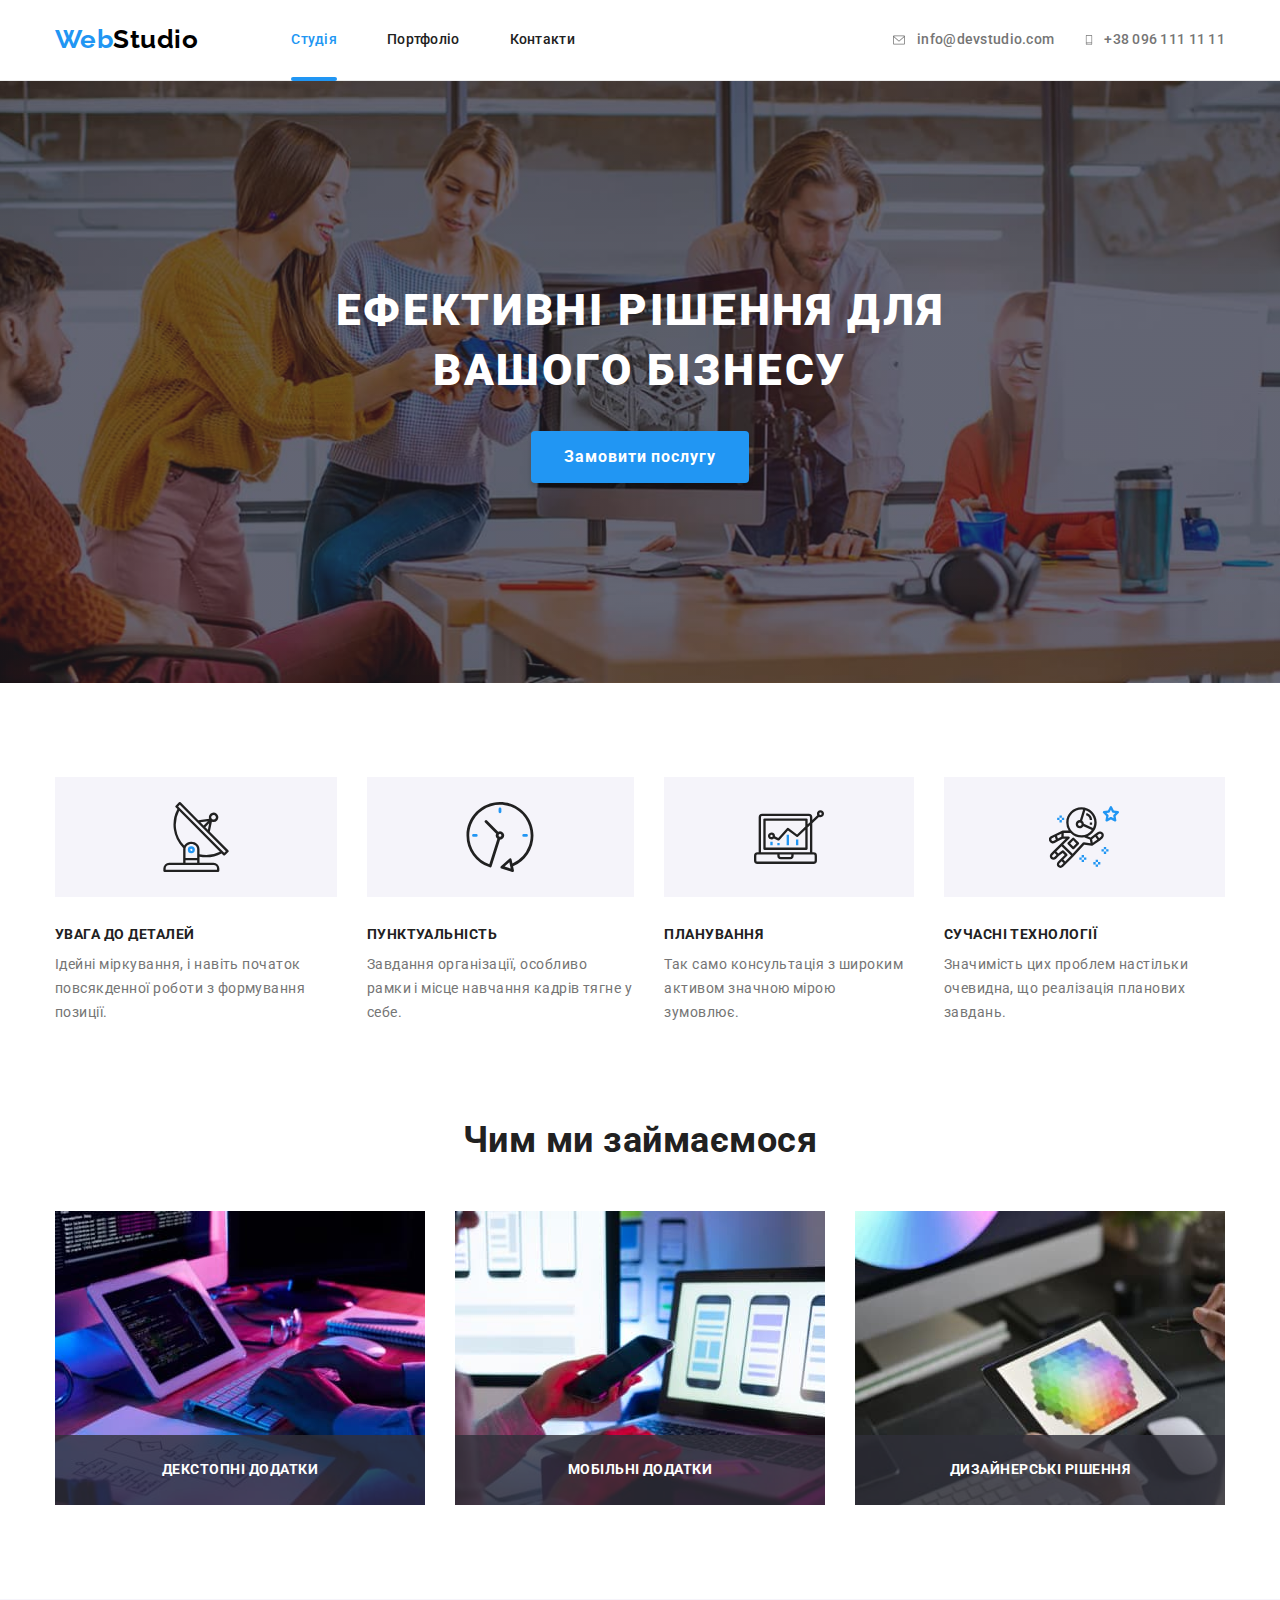
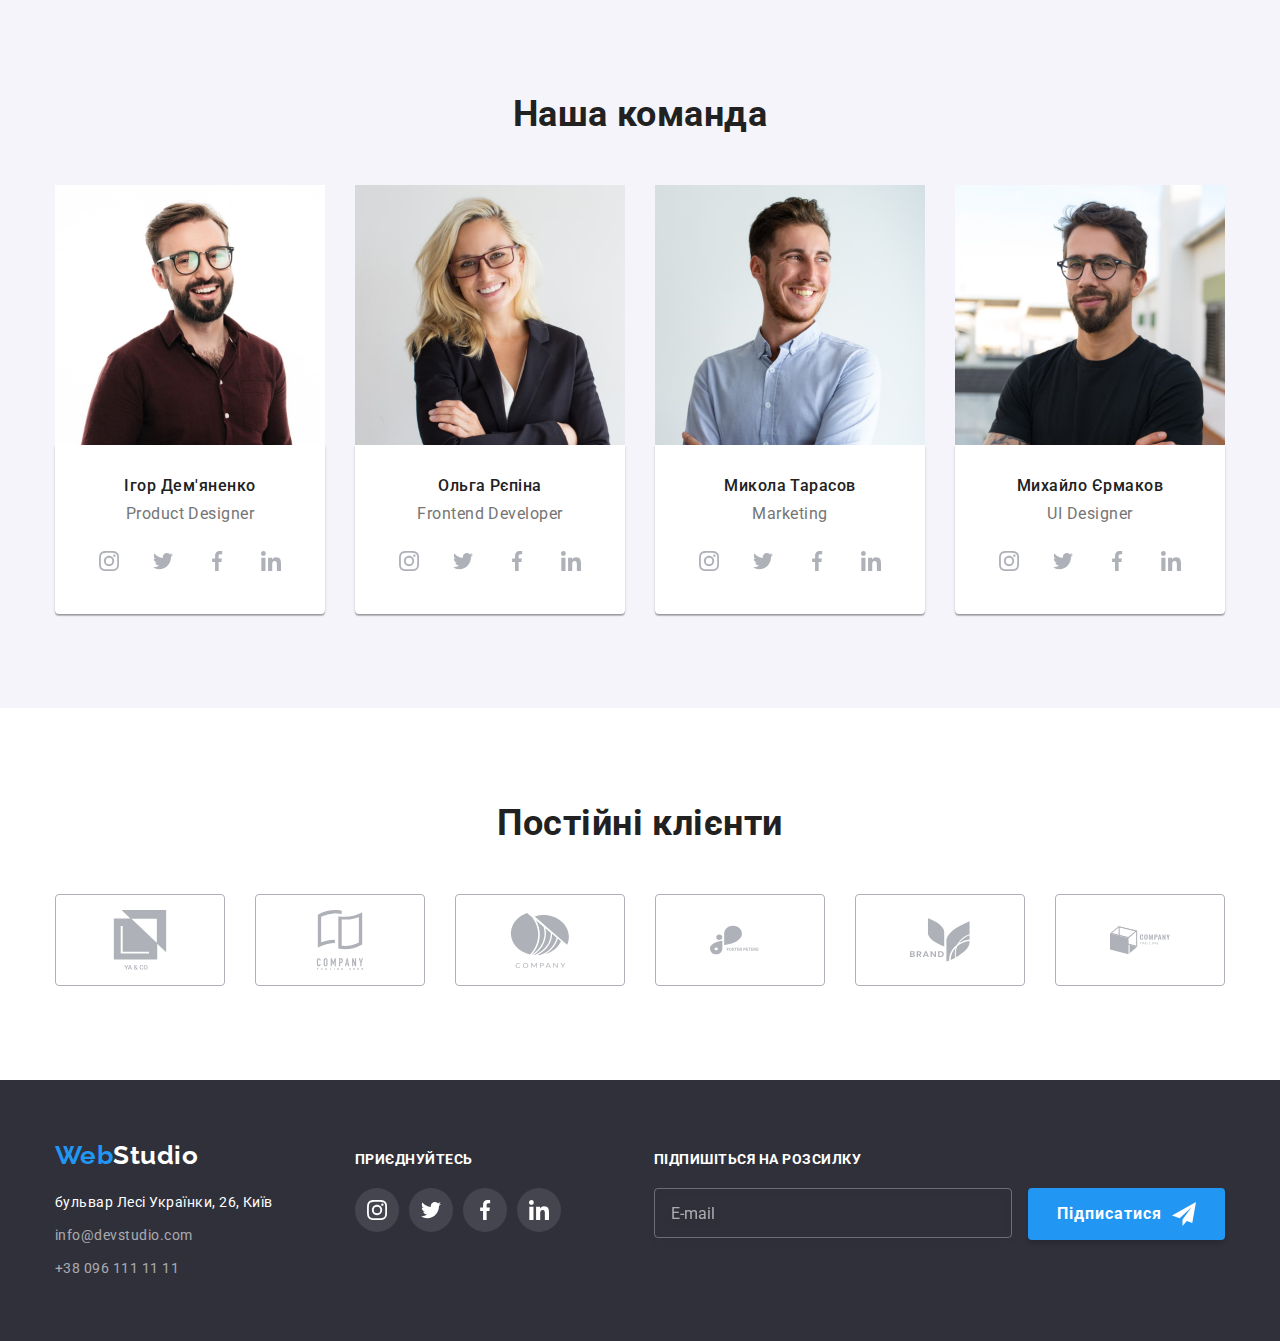
<file: index.html>
<!DOCTYPE html>
<html lang="uk">
  <head>
    <meta charset="UTF-8" />
    <meta http-equiv="X-UA-Compatible" content="IE=edge" />
    <meta name="viewport" content="width=device-width, initial-scale=1.0" />
    <title>goit-markup-hw-07</title>
    <link rel="preconnect" href="https://fonts.googleapis.com" />
    <link rel="preconnect" href="https://fonts.gstatic.com" crossorigin />
    <link
      href="https://fonts.googleapis.com/css2?family=Raleway:wght@700&family=Roboto:wght@400;500;700;900&display=swap"
      rel="stylesheet"
    />
    <link
      rel="stylesheet"
      href="https://cdnjs.cloudflare.com/ajax/libs/modern-normalize/1.1.0/modern-normalize.min.css"
    />
    <link rel="stylesheet" href="./css/main.min.css" />
  </head>
  <body>
    <header class="header">
      <div class="container header__container">
        <nav class="main-nav">
          <a class="logo header__logo" href="./index.html"
            >Web<span class="logo__span">Studio</span></a
          >
          <ul class="site-nav">
            <li class="site-nav__item">
              <a class="site-nav__link site-nav__link--current-page" href="./index.html">Студія</a>
            </li>
            <li class="site-nav__item">
              <a class="site-nav__link" href="./portfolio.html">Портфоліо</a>
            </li>
            <li class="site-nav__item"><a class="site-nav__link" href="#">Контакти</a></li>
          </ul>
        </nav>
        <ul class="auth-nav">
          <li class="auth-nav__item">
            <a class="auth-nav__link" href="mailto:info@devstudio.com">
              <svg class="auth-nav__icon" width="16" height="12">
                <use href="./img/icon.svg#icon-envelope"></use></svg
              >info@devstudio.com</a
            >
          </li>
          <li class="auth-nav__item">
            <a class="auth-nav__link" href="tel:+380961111111">
              <svg class="auth-nav__icon" width="10" height="16">
                <use href="./img/icon.svg#icon-smartphone"></use></svg
              >+38 096 111 11 11</a
            >
          </li>
        </ul>
      </div>
    </header>
    <main>
      <section class="hero-studio">
        <div class="container">
          <h1 class="hero-studio__title">Ефективні рішення для вашого бізнесу</h1>
          <button class="btn hero-studio__btn" type="button" data-modal-open>
            Замовити послугу
          </button>
        </div>
      </section>
      <section class="section">
        <div class="container">
          <h2 class="visually-hidden">Наші переваги</h2>
          <ul class="features">
            <li class="features__item">
              <div class="features__icons-box">
                <svg width="70" height="70">
                  <use href="./img/icon.svg#icon-antenna"></use>
                </svg>
              </div>
              <h3 class="features__title">Увага до деталей</h3>
              <p class="features__text">
                Ідейні міркування, і навіть початок повсякденної роботи з формування позиції.
              </p>
            </li>
            <li class="features__item">
              <div class="features__icons-box">
                <svg width="70" height="70">
                  <use href="./img/icon.svg#icon-clock"></use>
                </svg>
              </div>
              <h3 class="features__title">Пунктуальність</h3>
              <p class="features__text">
                Завдання організації, особливо рамки і місце навчання кадрів тягне у себе.
              </p>
            </li>
            <li class="features__item">
              <div class="features__icons-box">
                <svg width="70" height="70">
                  <use href="./img/icon.svg#icon-diagram"></use>
                </svg>
              </div>
              <h3 class="features__title">Планування</h3>
              <p class="features__text">
                Так само консультація з широким активом значною мірою зумовлює.
              </p>
            </li>
            <li class="features__item">
              <div class="features__icons-box">
                <svg width="70" height="70">
                  <use href="./img/icon.svg#icon-astronaut"></use>
                </svg>
              </div>
              <h3 class="features__title">Сучасні технології</h3>
              <p class="features__text">
                Значимість цих проблем настільки очевидна, що реалізація планових завдань.
              </p>
            </li>
          </ul>
        </div>
      </section>
      <section class="section section--no-padding-top">
        <div class="container">
          <h2 class="section__title">Чим ми займаємося</h2>
          <ul class="work">
            <li class="work__item">
              <img class="img" src="./img/img1.jpg" alt="Фото десктопні розробки" width="370" />
              <p class="work__label">декстопні додатки</p>
            </li>
            <li class="work__item">
              <img
                class="img"
                src="./img/img2.jpg"
                alt="Фото розробка під мобільній пристрій"
                width="370"
              />
              <p class="work__label">мобільні додатки</p>
            </li>
            <li class="work__item">
              <img
                class="img"
                src="./img/img3.jpg"
                alt="Фото розробки графічного дизайну"
                width="370"
              />
              <p class="work__label">дизайнерські рішення</p>
            </li>
          </ul>
        </div>
      </section>
      <section class="section section--other-bgd">
        <div class="container">
          <h2 class="section__title">Наша команда</h2>
          <ul class="team">
            <li class="team__item">
              <img class="img" src="./img/t1.jpg" alt="Фото Ігор Дем'яненко" width="270" />
              <div class="team__box">
                <h3 class="team__title">Ігор Дем'яненко</h3>
                <p class="team__text">Product Designer</p>
                <ul class="network">
                  <li class="network__item">
                    <a
                      href="https://www.instagram.com/"
                      target="_blank"
                      rel="noopener noreferrer nofollow"
                      class="network__link"
                    >
                      <svg width="20" height="20">
                        <use href="./img/icon.svg#icon-instagram"></use></svg
                    ></a>
                  </li>
                  <li class="network__item">
                    <a
                      href="https://www.twitter.com/"
                      target="_blank"
                      rel="noopener noreferrer nofollow"
                      class="network__link"
                    >
                      <svg width="20" height="20">
                        <use href="./img/icon.svg#icon-twitter"></use></svg
                    ></a>
                  </li>
                  <li class="network__item">
                    <a
                      href="https://www.facebook.com/"
                      target="_blank"
                      rel="noopener noreferrer nofollow"
                      class="network__link"
                    >
                      <svg width="20" height="20">
                        <use href="./img/icon.svg#icon-facebook"></use></svg
                    ></a>
                  </li>
                  <li class="network__item">
                    <a
                      href="https://www.linkedin.com/"
                      target="_blank"
                      rel="noopener noreferrer nofollow"
                      class="network__link"
                    >
                      <svg width="20" height="20">
                        <use href="./img/icon.svg#icon-linkedin"></use></svg
                    ></a>
                  </li>
                </ul>
              </div>
            </li>
            <li class="team__item">
              <img class="img" src="./img/t2.jpg" alt="Фото Ольга Рєпіна" width="270" />
              <div class="team__box">
                <h3 class="team__title">Ольга Рєпіна</h3>
                <p class="team__text">Frontend Developer</p>
                <ul class="network">
                  <li class="network__item">
                    <a
                      href="https://www.instagram.com/"
                      target="_blank"
                      rel="noopener noreferrer nofollow"
                      class="network__link"
                    >
                      <svg width="20" height="20">
                        <use href="./img/icon.svg#icon-instagram"></use></svg
                    ></a>
                  </li>
                  <li class="network__item">
                    <a
                      href="https://www.twitter.com/"
                      target="_blank"
                      rel="noopener noreferrer nofollow"
                      class="network__link"
                    >
                      <svg width="20" height="20">
                        <use href="./img/icon.svg#icon-twitter"></use></svg
                    ></a>
                  </li>
                  <li class="network__item">
                    <a
                      href="https://www.facebook.com/"
                      target="_blank"
                      rel="noopener noreferrer nofollow"
                      class="network__link"
                    >
                      <svg width="20" height="20">
                        <use href="./img/icon.svg#icon-facebook"></use></svg
                    ></a>
                  </li>
                  <li class="network__item">
                    <a
                      href="https://www.linkedin.com/"
                      target="_blank"
                      rel="noopener noreferrer nofollow"
                      class="network__link"
                    >
                      <svg width="20" height="20">
                        <use href="./img/icon.svg#icon-linkedin"></use></svg
                    ></a>
                  </li>
                </ul>
              </div>
            </li>
            <li class="team__item">
              <img class="img" src="./img/t3.jpg" alt="Фото Микола Тарасов" width="270" />
              <div class="team__box">
                <h3 class="team__title">Микола Тарасов</h3>
                <p class="team__text">Marketing</p>
                <ul class="network">
                  <li class="network__item">
                    <a
                      href="https://www.instagram.com/"
                      target="_blank"
                      rel="noopener noreferrer nofollow"
                      class="network__link"
                    >
                      <svg width="20" height="20">
                        <use href="./img/icon.svg#icon-instagram"></use></svg
                    ></a>
                  </li>
                  <li class="network__item">
                    <a
                      href="https://www.twitter.com/"
                      target="_blank"
                      rel="noopener noreferrer nofollow"
                      class="network__link"
                    >
                      <svg width="20" height="20">
                        <use href="./img/icon.svg#icon-twitter"></use></svg
                    ></a>
                  </li>
                  <li class="network__item">
                    <a
                      href="https://www.facebook.com/"
                      target="_blank"
                      rel="noopener noreferrer nofollow"
                      class="network__link"
                    >
                      <svg width="20" height="20">
                        <use href="./img/icon.svg#icon-facebook"></use></svg
                    ></a>
                  </li>
                  <li class="network__item">
                    <a
                      href="https://www.linkedin.com/"
                      target="_blank"
                      rel="noopener noreferrer nofollow"
                      class="network__link"
                    >
                      <svg width="20" height="20">
                        <use href="./img/icon.svg#icon-linkedin"></use></svg
                    ></a>
                  </li>
                </ul>
              </div>
            </li>
            <li class="team__item">
              <img class="img" src="./img/t4.jpg" alt="Фото Михайло Єрмаков" width="270" />
              <div class="team__box">
                <h3 class="team__title">Михайло Єрмаков</h3>
                <p class="team__text">UI Designer</p>
                <ul class="network">
                  <li class="network__item">
                    <a
                      href="https://www.instagram.com/"
                      target="_blank"
                      rel="noopener noreferrer nofollow"
                      class="network__link"
                    >
                      <svg width="20" height="20">
                        <use href="./img/icon.svg#icon-instagram"></use></svg
                    ></a>
                  </li>
                  <li class="network__item">
                    <a
                      href="https://www.twitter.com/"
                      target="_blank"
                      rel="noopener noreferrer nofollow"
                      class="network__link"
                    >
                      <svg width="20" height="20">
                        <use href="./img/icon.svg#icon-twitter"></use></svg
                    ></a>
                  </li>
                  <li class="network__item">
                    <a
                      href="https://www.facebook.com/"
                      target="_blank"
                      rel="noopener noreferrer nofollow"
                      class="network__link"
                    >
                      <svg width="20" height="20">
                        <use href="./img/icon.svg#icon-facebook"></use></svg
                    ></a>
                  </li>
                  <li class="network__item">
                    <a
                      href="https://www.linkedin.com/"
                      target="_blank"
                      rel="noopener noreferrer nofollow"
                      class="network__link"
                    >
                      <svg width="20" height="20">
                        <use href="./img/icon.svg#icon-linkedin"></use></svg
                    ></a>
                  </li>
                </ul>
              </div>
            </li>
          </ul>
        </div>
      </section>
      <section class="section">
        <div class="container">
          <h2 class="section__title">Постійні клієнти</h2>
          <ul class="clients">
            <li class="clients__item">
              <a href="#" class="clients__link">
                <svg width="106" height="60">
                  <use href="./img/icon.svg#icon-client-1"></use>
                </svg>
              </a>
            </li>
            <li class="clients__item">
              <a href="#" class="clients__link">
                <svg width="106px" height="60px">
                  <use href="./img/icon.svg#icon-client-2"></use>
                </svg>
              </a>
            </li>
            <li class="clients__item">
              <a href="#" class="clients__link">
                <svg width="106px" height="60px">
                  <use href="./img/icon.svg#icon-client-3"></use>
                </svg>
              </a>
            </li>
            <li class="clients__item">
              <a href="#" class="clients__link">
                <svg width="106px" height="60px">
                  <use href="./img/icon.svg#icon-client-4"></use>
                </svg>
              </a>
            </li>
            <li class="clients__item">
              <a href="#" class="clients__link">
                <svg width="106px" height="60px">
                  <use href="./img/icon.svg#icon-client-5"></use>
                </svg>
              </a>
            </li>
            <li class="clients__item">
              <a href="#" class="clients__link">
                <svg width="106px" height="60px">
                  <use href="./img/icon.svg#icon-client-6"></use>
                </svg>
              </a>
            </li>
          </ul>
        </div>
      </section>
    </main>
    <footer class="footer">
      <div class="container">
        <div class="footer__control-box">
          <div class="footer__address-box">
            <a class="logo footer__logo" href="./index.html"
              >Web<span class="logo__span logo__span--other-color">Studio</span></a
            >
            <address class="address">
              <ul>
                <li class="address__item">
                  <a
                    class="address__map"
                    href="https://goo.gl/maps/aX8FBNbtvhdyTscHA"
                    target="_blank"
                    rel="noopener noreferrer nofollow"
                    >бульвар Лесі Українки, 26, Київ</a
                  >
                </li>
                <li class="address__item">
                  <a class="address__mailto" href="mailto:info@devstudio.com">info@devstudio.com</a>
                </li>
                <li class="address__item">
                  <a class="address__tel" href="tel:+380961111111">+38 096 111 11 11</a>
                </li>
              </ul>
            </address>
          </div>
          <div class="network-box">
            <p class="network-box__title">приєднуйтесь</p>
            <ul class="network">
              <li class="network__item">
                <a
                  href="https://www.instagram.com/"
                  target="_blank"
                  rel="noopener noreferrer nofollow"
                  class="network__link network__link--other-bgd"
                >
                  <svg width="20" height="20">
                    <use href="./img/icon.svg#icon-instagram"></use></svg
                ></a>
              </li>
              <li class="network__item">
                <a
                  href="https://www.twitter.com/"
                  target="_blank"
                  rel="noopener noreferrer nofollow"
                  class="network__link network__link--other-bgd"
                >
                  <svg width="20" height="20">
                    <use href="./img/icon.svg#icon-twitter"></use></svg
                ></a>
              </li>
              <li class="network__item">
                <a
                  href="https://www.facebook.com/"
                  target="_blank"
                  rel="noopener noreferrer nofollow"
                  class="network__link network__link--other-bgd"
                >
                  <svg width="20" height="20">
                    <use href="./img/icon.svg#icon-facebook"></use></svg
                ></a>
              </li>
              <li class="network__item">
                <a
                  href="https://www.linkedin.com/"
                  target="_blank"
                  rel="noopener noreferrer nofollow"
                  class="network__link network__link--other-bgd"
                >
                  <svg width="20" height="20">
                    <use href="./img/icon.svg#icon-linkedin"></use></svg
                ></a>
              </li>
            </ul>
          </div>
          <div class="subscribe">
            <strong class="subscribe__title">Підпишіться на розсилку</strong>
            <form name="subscribe__form" autocomplete="on">
              <label class="subscribe__label">
                <input
                  required
                  class="subscribe__input"
                  type="email"
                  name="email"
                  placeholder="E-mail"
                />
              </label>
              <button class="btn footer__btn" type="submit">
                Підписатися
                <svg class="footer__btn-icon" width="24" height="24">
                  <use href="./img/icon.svg#icon-send"></use>
                </svg>
              </button>
            </form>
          </div>
        </div>
      </div>
    </footer>
    <div class="backdrop is-hidden" data-modal>
      <div class="modal">
        <button class="backdrop__close-btn" type="button" data-modal-close>
          <svg class="backdrop__close-btn-icon" width="18" height="18">
            <use href="./img/icon.svg#icon-close"></use>
          </svg>
        </button>
        <strong class="modal__title">Залиште свої дані, ми вам передзвонимо</strong>
        <form name="person-form" class="person-form" autocomplete="on">
          <label for="person-name" class="person-form__label">І'мя</label>
          <div class="person-form__control">
            <svg class="person-form__icon" width="16" height="16">
              <use href="./img/icon.svg#icon-person"></use>
            </svg>
            <input
              name="person-name"
              type="text"
              class="person-form__input"
              id="person-name"
              required
              pattern="^[a-zA-Z]+\s[a-zA-Z]+$"
              title="Personname must be two words separated by space."
            />
          </div>
          <label for="tel" class="person-form__label">Телефон</label>
          <div class="person-form__control">
            <svg class="person-form__icon" width="16" height="16">
              <use href="./img/icon.svg#icon-phone"></use>
            </svg>
            <input name="tel" type="tel" class="person-form__input" id="tel" required />
          </div>
          <label for="email" class="person-form__label">Пошта</label>
          <div class="person-form__control">
            <svg class="person-form__icon" width="16" height="16">
              <use href="./img/icon.svg#icon-email"></use>
            </svg>
            <input name="email" type="text" class="person-form__input" id="email" required />
          </div>
          <label for="feedback" class="person-form__label">Коментар</label>
          <div class="person-form__control-textarea">
            <textarea
              class="person-form__textarea person-form__input"
              name="feedback"
              rows="5"
              placeholder="Введіть текст"
              id="feedback"
            ></textarea>
          </div>
          <div class="person-form__control-checkbox">
            <label for="checkbox" class="person-form__checkbox-label">
              <input
                class="person-form__checkbox-input visually-hidden"
                name="checkbox"
                type="checkbox"
                id="checkbox"
                value="agree"
                required
              />
              <a href="#" class="person-form__checkbox-agreement-link">Умови договору</a>
              Погоджуюся з розсилкою та приймаю &nbsp
              <svg class="person-form__icon-checkbox" width="16" height="15">
                <use href="./img/icon.svg#icon-checkbox"></use>
              </svg>
            </label>
          </div>
          <button class="btn modal__btn" type="submit">Відправити</button>
        </form>
      </div>
    </div>
    <script src="./js/modal.js"></script>
  </body>
</html>
</file>
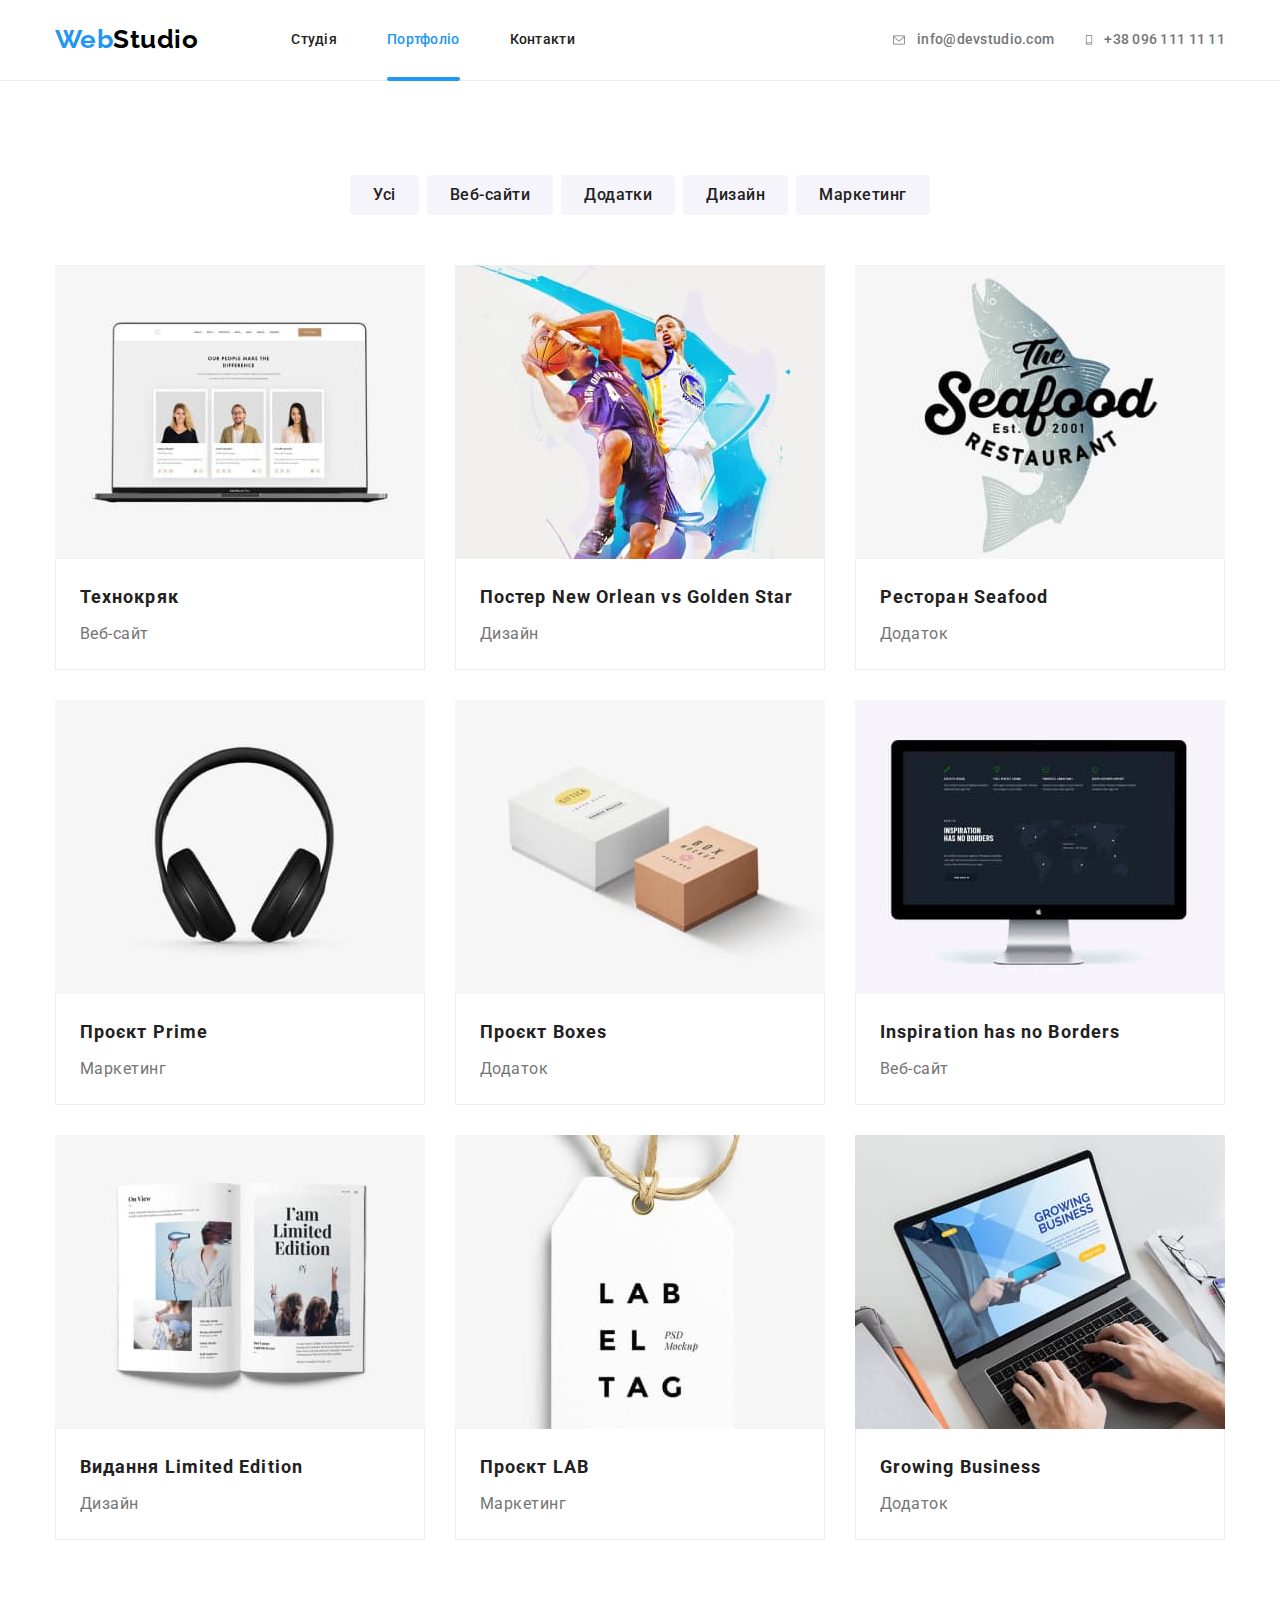
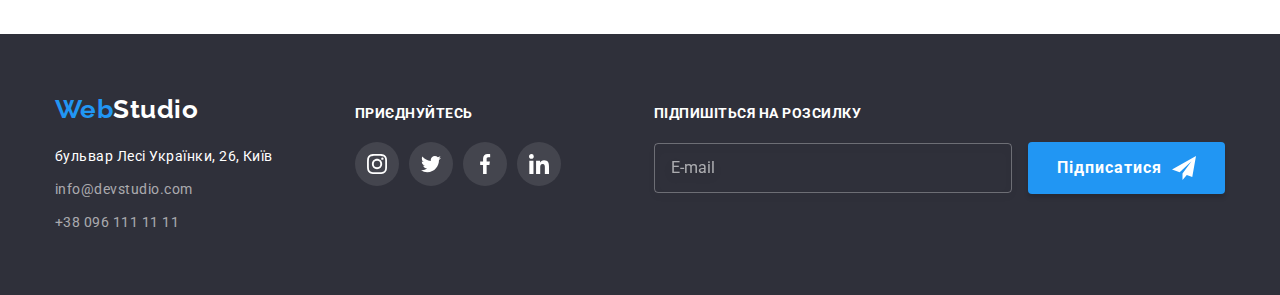
<file: portfolio.html>
<!DOCTYPE html>
<html lang="uk">
  <head>
    <meta charset="UTF-8" />
    <meta http-equiv="X-UA-Compatible" content="IE=edge" />
    <meta name="viewport" content="width=device-width, initial-scale=1.0" />
    <title>goit-markup-hw-07</title>
    <link rel="preconnect" href="https://fonts.googleapis.com" />
    <link rel="preconnect" href="https://fonts.gstatic.com" crossorigin />
    <link
      href="https://fonts.googleapis.com/css2?family=Raleway:wght@700&family=Roboto:wght@400;500;700;900&display=swap"
      rel="stylesheet"
    />
    <link
      rel="stylesheet"
      href="https://cdnjs.cloudflare.com/ajax/libs/modern-normalize/1.1.0/modern-normalize.min.css"
    />
    <link rel="stylesheet" href="./css/main.min.css" />
  </head>
  <body>
    <header class="header">
      <div class="container header__container">
        <nav class="main-nav">
          <a class="logo header__logo" href="./index.html"
            >Web<span class="logo__span">Studio</span></a
          >
          <ul class="site-nav">
            <li class="site-nav__item">
              <a class="site-nav__link" href="./index.html">Студія</a>
            </li>
            <li class="site-nav__item">
              <a class="site-nav__link site-nav__link--current-page" href="./portfolio.html"
                >Портфоліо</a
              >
            </li>
            <li class="site-nav__item"><a class="site-nav__link" href="#">Контакти</a></li>
          </ul>
        </nav>
        <ul class="auth-nav">
          <li class="auth-nav__item">
            <a class="auth-nav__link" href="mailto:info@devstudio.com">
              <svg class="auth-nav__icon" width="16" height="12">
                <use href="./img/icon.svg#icon-envelope"></use></svg
              >info@devstudio.com</a
            >
          </li>
          <li class="auth-nav__item">
            <a class="auth-nav__link" href="tel:+380961111111">
              <svg class="auth-nav__icon" width="10" height="16">
                <use href="./img/icon.svg#icon-smartphone"></use></svg
              >+38 096 111 11 11</a
            >
          </li>
        </ul>
      </div>
    </header>
    <main>
      <section class="section">
        <div class="container">
          <h1 class="visually-hidden">Портфоліо</h1>
          <ul class="filter">
            <li class="filter__item">
              <button class="btn filter__btn" type="button">Усі</button>
            </li>
            <li class="filter__item">
              <button class="btn filter__btn" type="button">Веб-сайти</button>
            </li>
            <li class="filter__item">
              <button class="btn filter__btn" type="button">Додатки</button>
            </li>
            <li class="filter__item">
              <button class="btn filter__btn" type="button">Дизайн</button>
            </li>
            <li class="filter__item">
              <button class="btn filter__btn" type="button">Маркетинг</button>
            </li>
          </ul>
          <ul class="product">
            <li class="product__item">
              <a href="#" class="product__link">
                <div class="product__img-box">
                  <img class="product__img" src="./img/technohack1.jpg" alt="Фото" width="370" />
                  <p class="product__overlay">
                    Ресурс пропонує комплексні пропозиції з різним рівнем функціоналу та сервісів.
                    Все це дозволить відвідувачу отримати вичерпні відомості про компанію чи
                    приватну особу.
                  </p>
                </div>
                <div class="product__box">
                  <h2 class="product__title">Технокряк</h2>
                  <p class="product__text">Веб-сайт</p>
                </div>
              </a>
            </li>
            <li class="product__item">
              <a href="#" class="product__link">
                <div class="product__img-box">
                  <img class="product__img" src="./img/neworlean2.jpg" alt="Фото" width="370" />
                  <p class="product__overlay">
                    Ресурс пропонує комплексні пропозиції з різним рівнем функціоналу та сервісів.
                    Все це дозволить відвідувачу отримати вичерпні відомості про компанію чи
                    приватну особу.
                  </p>
                </div>
                <div class="product__box">
                  <h2 class="product__title">Постер New Orlean vs Golden Star</h2>
                  <p class="product__text">Дизайн</p>
                </div>
              </a>
            </li>
            <li class="product__item">
              <a href="#" class="product__link">
                <div class="product__img-box">
                  <img class="product__img" src="./img/seafood3.jpg" alt="Фото" width="370" />
                  <p class="product__overlay">
                    Ресурс пропонує комплексні пропозиції з різним рівнем функціоналу та сервісів.
                    Все це дозволить відвідувачу отримати вичерпні відомості про компанію чи
                    приватну особу.
                  </p>
                </div>
                <div class="product__box">
                  <h2 class="product__title">Ресторан Seafood</h2>
                  <p class="product__text">Додаток</p>
                </div>
              </a>
            </li>
            <li class="product__item">
              <a href="#" class="product__link">
                <div class="product__img-box">
                  <img class="product__img" src="./img/prime4.jpg" alt="Фото" width="370" />
                  <p class="product__overlay">
                    Ресурс пропонує комплексні пропозиції з різним рівнем функціоналу та сервісів.
                    Все це дозволить відвідувачу отримати вичерпні відомості про компанію чи
                    приватну особу.
                  </p>
                </div>
                <div class="product__box">
                  <h2 class="product__title">Проєкт Prime</h2>
                  <p class="product__text">Маркетинг</p>
                </div>
              </a>
            </li>
            <li class="product__item">
              <a href="#" class="product__link">
                <div class="product__img-box">
                  <img class="product__img" src="./img/boxes5.jpg" alt="Фото" width="370" />
                  <p class="product__overlay">
                    Ресурс пропонує комплексні пропозиції з різним рівнем функціоналу та сервісів.
                    Все це дозволить відвідувачу отримати вичерпні відомості про компанію чи
                    приватну особу.
                  </p>
                </div>
                <div class="product__box">
                  <h2 class="product__title">Проєкт Boxes</h2>
                  <p class="product__text">Додаток</p>
                </div>
              </a>
            </li>
            <li class="product__item">
              <a href="#" class="product__link">
                <div class="product__img-box">
                  <img class="product__img" src="./img/noborders6.jpg" alt="Фото" width="370" />
                  <p class="product__overlay">
                    Ресурс пропонує комплексні пропозиції з різним рівнем функціоналу та сервісів.
                    Все це дозволить відвідувачу отримати вичерпні відомості про компанію чи
                    приватну особу.
                  </p>
                </div>
                <div class="product__box">
                  <h2 class="product__title">Inspiration has no Borders</h2>
                  <p class="product__text">Веб-сайт</p>
                </div>
              </a>
            </li>
            <li class="product__item">
              <a href="#" class="product__link">
                <div class="product__img-box">
                  <img class="product__img" src="./img/limited7.jpg" alt="Фото" width="370" />
                  <p class="product__overlay">
                    Ресурс пропонує комплексні пропозиції з різним рівнем функціоналу та сервісів.
                    Все це дозволить відвідувачу отримати вичерпні відомості про компанію чи
                    приватну особу.
                  </p>
                </div>
                <div class="product__box">
                  <h2 class="product__title">Видання Limited Edition</h2>
                  <p class="product__text">Дизайн</p>
                </div>
              </a>
            </li>
            <li class="product__item">
              <a href="#" class="product__link">
                <div class="product__img-box">
                  <img class="product__img" src="./img/lab8.jpg" alt="Фото" width="370" />
                  <p class="product__overlay">
                    Ресурс пропонує комплексні пропозиції з різним рівнем функціоналу та сервісів.
                    Все це дозволить відвідувачу отримати вичерпні відомості про компанію чи
                    приватну особу.
                  </p>
                </div>
                <div class="product__box">
                  <h2 class="product__title">Проєкт LAB</h2>
                  <p class="product__text">Маркетинг</p>
                </div>
              </a>
            </li>
            <li class="product__item">
              <a href="#" class="product__link">
                <div class="product__img-box">
                  <img class="product__img" src="./img/growing9.jpg" alt="Фото" width="370" />
                  <p class="product__overlay">
                    Ресурс пропонує комплексні пропозиції з різним рівнем функціоналу та сервісів.
                    Все це дозволить відвідувачу отримати вичерпні відомості про компанію чи
                    приватну особу.
                  </p>
                </div>
                <div class="product__box">
                  <h2 class="product__title">Growing Business</h2>
                  <p class="product__text">Додаток</p>
                </div>
              </a>
            </li>
          </ul>
        </div>
      </section>
    </main>
    <footer class="footer">
      <div class="container">
        <div class="footer__control-box">
          <div class="footer__address-box">
            <a class="logo footer__logo" href="./index.html"
              >Web<span class="logo__span logo__span--other-color">Studio</span></a
            >
            <address class="address">
              <ul>
                <li class="address__item">
                  <a
                    class="address__map"
                    href="https://goo.gl/maps/aX8FBNbtvhdyTscHA"
                    target="_blank"
                    rel="noopener noreferrer nofollow"
                    >бульвар Лесі Українки, 26, Київ</a
                  >
                </li>
                <li class="address__item">
                  <a class="address__mailto" href="mailto:info@devstudio.com">info@devstudio.com</a>
                </li>
                <li class="address__item">
                  <a class="address__tel" href="tel:+380961111111">+38 096 111 11 11</a>
                </li>
              </ul>
            </address>
          </div>
          <div class="network-box">
            <p class="network-box__title">приєднуйтесь</p>
            <ul class="network">
              <li class="network__item">
                <a
                  href="https://www.instagram.com/"
                  target="_blank"
                  rel="noopener noreferrer nofollow"
                  class="network__link network__link--other-bgd"
                >
                  <svg width="20" height="20">
                    <use href="./img/icon.svg#icon-instagram"></use></svg
                ></a>
              </li>
              <li class="network__item">
                <a
                  href="https://www.twitter.com/"
                  target="_blank"
                  rel="noopener noreferrer nofollow"
                  class="network__link network__link--other-bgd"
                >
                  <svg width="20" height="20">
                    <use href="./img/icon.svg#icon-twitter"></use></svg
                ></a>
              </li>
              <li class="network__item">
                <a
                  href="https://www.facebook.com/"
                  target="_blank"
                  rel="noopener noreferrer nofollow"
                  class="network__link network__link--other-bgd"
                >
                  <svg width="20" height="20">
                    <use href="./img/icon.svg#icon-facebook"></use></svg
                ></a>
              </li>
              <li class="network__item">
                <a
                  href="https://www.linkedin.com/"
                  target="_blank"
                  rel="noopener noreferrer nofollow"
                  class="network__link network__link--other-bgd"
                >
                  <svg width="20" height="20">
                    <use href="./img/icon.svg#icon-linkedin"></use></svg
                ></a>
              </li>
            </ul>
          </div>
          <div class="subscribe">
            <strong class="subscribe__title">Підпишіться на розсилку</strong>
            <form name="subscribe__form" autocomplete="on">
              <label class="subscribe__label">
                <input
                  required
                  class="subscribe__input"
                  type="email"
                  name="email"
                  placeholder="E-mail"
                />
              </label>
              <button class="btn footer__btn" type="submit">
                Підписатися
                <svg class="footer__btn-icon" width="24" height="24">
                  <use href="./img/icon.svg#icon-send"></use>
                </svg>
              </button>
            </form>
          </div>
        </div>
      </div>
    </footer>
  </body>
</html>
</file>
<file: css/main.min.css>
:root{--primary-text-color: #212121;--primary-white-color: #ffffff;--hover-and-focus-color: #2196F3;--button-no-active: #f5f4fa;--accent-text-color: #757575;--accent-bgd-color: #2F303A;--social-links-color: #afb1b8;--btn-hover-color: #188CE8}body{margin:0;color:var(--primary-text-color);background-color:var(--primary-white-color);font-family:"Roboto",sans-serif;letter-spacing:.03em}h1,h2,h3,p{padding:0;margin:0}img{display:block;max-width:100%;height:auto}a{text-decoration:none;-webkit-transition:color 250ms cubic-bezier(0.4, 0, 0.2, 1);transition:color 250ms cubic-bezier(0.4, 0, 0.2, 1)}a:hover,a:focus{color:var(--hover-and-focus-color)}ul{list-style:none;padding:0;margin:0}.list{list-style:none;padding:0;margin:0}.link{-webkit-transition:color 250ms cubic-bezier(0.4, 0, 0.2, 1);transition:color 250ms cubic-bezier(0.4, 0, 0.2, 1)}.link:hover,.link:focus{color:var(--hover-and-focus-color)}.heading{color:var(--primary-text-color);font-weight:700;font-size:36px;line-height:1.17;text-align:center}.visually-hidden{position:absolute;white-space:nowrap;width:1px;height:1px;overflow:hidden;border:0;padding:0;clip:rect(0 0 0 0);-webkit-clip-path:inset(50%);clip-path:inset(50%);margin:-1px}.logo{display:block;color:var(--hover-and-focus-color);font-family:"Raleway",sans-serif;font-weight:700;font-size:26px;line-height:1.19;margin-left:0}.logo__span{color:#000}.logo__span--other-color{color:var(--primary-white-color)}.header{border-bottom:1px solid #ececec}.header__container{display:-webkit-box;display:-ms-flexbox;display:flex;-webkit-box-pack:justify;-ms-flex-pack:justify;justify-content:space-between;-webkit-box-align:center;-ms-flex-align:center;align-items:center}.main-nav{display:-webkit-box;display:-ms-flexbox;display:flex;-webkit-box-align:center;-ms-flex-align:center;align-items:center;gap:93px}.header__logo{padding:24px 0 25px 0}.site-nav{display:-webkit-box;display:-ms-flexbox;display:flex;-webkit-box-align:center;-ms-flex-align:center;align-items:center;gap:50px}.auth-nav{display:-webkit-box;display:-ms-flexbox;display:flex;-webkit-box-align:center;-ms-flex-align:center;align-items:center;gap:30px}.site-nav__link,.auth-nav__link{font-weight:500;font-size:14px;line-height:1.14;letter-spacing:.02em;padding:32px 0}.site-nav__link{position:relative;display:block;color:var(--primary-text-color)}.site-nav__link--current-page{color:var(--hover-and-focus-color)}.site-nav__link--current-page::after{position:absolute;display:block;content:" ";width:100%;height:4px;left:0%;bottom:-1px;background-color:var(--hover-and-focus-color);border-radius:2px}.auth-nav__link{display:-webkit-box;display:-ms-flexbox;display:flex;-webkit-box-align:center;-ms-flex-align:center;align-items:center;gap:10px;color:var(--accent-text-color);fill:var(--accent-text-color)}.auth-nav__link:hover,.auth-nav__link:focus{fill:var(--hover-and-focus-color);color:var(--hover-and-focus-color)}.hero-studio{background-color:var(--accent-bgd-color);max-width:1600px;margin:0 auto;padding:200px 0;background-image:-webkit-gradient(linear, left top, left bottom, from(rgba(47, 48, 58, 0.4)), to(rgba(47, 48, 58, 0.4))),url("../img/new_photo.jpg");background-image:linear-gradient(rgba(47, 48, 58, 0.4), rgba(47, 48, 58, 0.4)),url("../img/new_photo.jpg");background-repeat:no-repeat;background-size:cover;background-position:center;text-align:center}.hero-studio__title{color:var(--primary-white-color);font-weight:900;font-size:44px;line-height:1.36;letter-spacing:.06em;text-transform:uppercase;max-width:696px;margin:0 auto;margin-bottom:30px}.hero-studio__btn{padding:10px 32px}.section{padding-top:94px;padding-bottom:94px}.section--no-padding-top{padding-top:0}.section--other-bgd{background-color:var(--button-no-active)}.section__title{color:var(--primary-text-color);font-weight:700;font-size:36px;line-height:1.17;text-align:center;margin-bottom:50px}.container{max-width:1200px;margin:0 auto;padding:0 15px}.btn{color:var(--primary-white-color);background-color:var(--hover-and-focus-color);border:rgba(0,0,0,0) solid 1px;border-radius:4px;font-family:inherit;font-size:16px;font-weight:700;line-height:1.88;letter-spacing:.06em;text-align:center;-webkit-box-shadow:0px 4px 4px rgba(0,0,0,.15);box-shadow:0px 4px 4px rgba(0,0,0,.15);-webkit-transition:background-color 250ms cubic-bezier(0.4, 0, 0.2, 1),color 250ms cubic-bezier(0.4, 0, 0.2, 1),-webkit-box-shadow 250ms cubic-bezier(0.4, 0, 0.2, 1);transition:background-color 250ms cubic-bezier(0.4, 0, 0.2, 1),color 250ms cubic-bezier(0.4, 0, 0.2, 1),-webkit-box-shadow 250ms cubic-bezier(0.4, 0, 0.2, 1);transition:background-color 250ms cubic-bezier(0.4, 0, 0.2, 1),color 250ms cubic-bezier(0.4, 0, 0.2, 1),box-shadow 250ms cubic-bezier(0.4, 0, 0.2, 1);transition:background-color 250ms cubic-bezier(0.4, 0, 0.2, 1),color 250ms cubic-bezier(0.4, 0, 0.2, 1),box-shadow 250ms cubic-bezier(0.4, 0, 0.2, 1),-webkit-box-shadow 250ms cubic-bezier(0.4, 0, 0.2, 1);cursor:pointer}.btn:hover,.btn:focus{-webkit-box-shadow:0px 4px 4px rgba(0,0,0,.15);box-shadow:0px 4px 4px rgba(0,0,0,.15);background-color:var(--btn-hover-color)}.filter{display:-webkit-box;display:-ms-flexbox;display:flex;-webkit-box-align:center;-ms-flex-align:center;align-items:center;-webkit-box-pack:center;-ms-flex-pack:center;justify-content:center;gap:8px;margin-bottom:50px}.filter__btn{color:var(--primary-text-color);background-color:var(--button-no-active);font-weight:500;line-height:1.63;letter-spacing:.03em;-webkit-box-shadow:none;box-shadow:none;padding:6px 22px}.filter__btn--current,.filter__btn:hover,.filter__btn:focus{color:var(--primary-white-color);background-color:var(--hover-and-focus-color);-webkit-box-shadow:0px 3px 1px rgba(0,0,0,.1),0px 1px 2px rgba(0,0,0,.08),0px 2px 2px rgba(0,0,0,.12);box-shadow:0px 3px 1px rgba(0,0,0,.1),0px 1px 2px rgba(0,0,0,.08),0px 2px 2px rgba(0,0,0,.12)}.product{display:-webkit-box;display:-ms-flexbox;display:flex;-ms-flex-wrap:wrap;flex-wrap:wrap;gap:30px}.product__item{-ms-flex-preferred-size:calc((100% - 60px)/3);flex-basis:calc((100% - 60px)/3)}.product__link{-webkit-transition:-webkit-box-shadow 250ms cubic-bezier(0.4, 0, 0.2, 1);transition:-webkit-box-shadow 250ms cubic-bezier(0.4, 0, 0.2, 1);transition:box-shadow 250ms cubic-bezier(0.4, 0, 0.2, 1);transition:box-shadow 250ms cubic-bezier(0.4, 0, 0.2, 1), -webkit-box-shadow 250ms cubic-bezier(0.4, 0, 0.2, 1)}.product__link:hover,.product__link:focus{display:block;-webkit-box-shadow:0px 1px 1px rgba(0,0,0,.12),0px 4px 4px rgba(0,0,0,.06),1px 4px 6px rgba(0,0,0,.16);box-shadow:0px 1px 1px rgba(0,0,0,.12),0px 4px 4px rgba(0,0,0,.06),1px 4px 6px rgba(0,0,0,.16)}.product__img-box{position:relative;overflow:hidden}.product__overlay{position:absolute;top:0;right:0;padding:63px 24px;background:rgba(33,150,243,.9);font-size:18px;line-height:1.56;color:var(--primary-white-color);-webkit-transform:translateY(100%);transform:translateY(100%);-webkit-transition:-webkit-transform 250ms cubic-bezier(0.4, 0, 0.2, 1);transition:-webkit-transform 250ms cubic-bezier(0.4, 0, 0.2, 1);transition:transform 250ms cubic-bezier(0.4, 0, 0.2, 1);transition:transform 250ms cubic-bezier(0.4, 0, 0.2, 1), -webkit-transform 250ms cubic-bezier(0.4, 0, 0.2, 1)}.product__link:hover .product__overlay,.product__link:focus .product__overlay{-webkit-transform:translateY(0);transform:translateY(0);-webkit-transition:-webkit-transform 250ms cubic-bezier(0.4, 0, 0.2, 1);transition:-webkit-transform 250ms cubic-bezier(0.4, 0, 0.2, 1);transition:transform 250ms cubic-bezier(0.4, 0, 0.2, 1);transition:transform 250ms cubic-bezier(0.4, 0, 0.2, 1), -webkit-transform 250ms cubic-bezier(0.4, 0, 0.2, 1)}.product__box{border:1px solid #eee;border-top:none;padding:20px 24px}.product__title{color:var(--primary-text-color);font-weight:700;font-size:18px;line-height:2;letter-spacing:.06em;margin-bottom:4px}.product__text{color:var(--accent-text-color);font-size:16px;line-height:1.88}.features{font-size:14px;text-align:left;display:-webkit-box;display:-ms-flexbox;display:flex;gap:30px}.features__icons-box{display:-webkit-box;display:-ms-flexbox;display:flex;-webkit-box-pack:center;-ms-flex-pack:center;justify-content:center;-webkit-box-align:center;-ms-flex-align:center;align-items:center;height:120px;background-color:var(--button-no-active);margin-bottom:30px}.features__title{color:var(--primary-text-color);font-weight:700;font-size:14px;line-height:1.14;text-transform:uppercase;margin-bottom:10px}.features__text{color:var(--accent-text-color);line-height:1.71}.work{display:-webkit-box;display:-ms-flexbox;display:flex;gap:30px}.work__item{position:relative}.work__label{position:absolute;display:-webkit-box;display:-ms-flexbox;display:flex;-webkit-box-pack:center;-ms-flex-pack:center;justify-content:center;-webkit-box-align:center;-ms-flex-align:center;align-items:center;font-weight:700;font-size:14px;line-height:1.14;text-transform:uppercase;width:100%;height:70px;background:rgba(47,48,58,.8);color:var(--primary-white-color);bottom:0}.team{display:-webkit-box;display:-ms-flexbox;display:flex;gap:30px}.team__item{background-color:var(--primary-white-color);font-size:16px;line-height:1.19;text-align:center}.team__box{-webkit-box-shadow:0px 1px 3px rgba(0,0,0,.12),0px 1px 1px rgba(0,0,0,.14),0px 2px 1px rgba(0,0,0,.2);box-shadow:0px 1px 3px rgba(0,0,0,.12),0px 1px 1px rgba(0,0,0,.14),0px 2px 1px rgba(0,0,0,.2);border-radius:0px 0px 4px 4px;border:rgba(0,0,0,0) solid 1px;padding-top:30px;padding-bottom:30px}.team__title{color:var(--primary-text-color);font-weight:500;font-size:16px;margin-bottom:9px}.team__text{color:var(--accent-text-color);margin-bottom:16px}.network{display:-webkit-box;display:-ms-flexbox;display:flex;-webkit-box-pack:center;-ms-flex-pack:center;justify-content:center;-webkit-box-align:center;-ms-flex-align:center;align-items:center;gap:10px}.network__item{width:44px;height:44px}.network__link{display:-webkit-box;display:-ms-flexbox;display:flex;-webkit-box-align:center;-ms-flex-align:center;align-items:center;-webkit-box-pack:center;-ms-flex-pack:center;justify-content:center;width:100%;height:100%;border-radius:50%;fill:var(--social-links-color);-webkit-transition:background-color 250ms cubic-bezier(0.4, 0, 0.2, 1),fill 250ms cubic-bezier(0.4, 0, 0.2, 1);transition:background-color 250ms cubic-bezier(0.4, 0, 0.2, 1),fill 250ms cubic-bezier(0.4, 0, 0.2, 1)}.network__link:hover,.network__link:focus{background-color:var(--hover-and-focus-color);fill:var(--primary-white-color)}.network__link--other-bgd{fill:var(--primary-white-color);background-color:rgba(255,255,255,.1);background-size:100%}.clients{display:-webkit-box;display:-ms-flexbox;display:flex;gap:30px}.clients__item{-ms-flex-preferred-size:calc((100% - 150px)/6);flex-basis:calc((100% - 150px)/6);height:92px}.clients__link{display:-webkit-box;display:-ms-flexbox;display:flex;-webkit-box-pack:center;-ms-flex-pack:center;justify-content:center;-webkit-box-align:center;-ms-flex-align:center;align-items:center;width:100%;height:100%;fill:var(--social-links-color);border:1px solid var(--social-links-color);border-radius:4px;-webkit-transition:border-color 250ms cubic-bezier(0.4, 0, 0.2, 1),fill 250ms cubic-bezier(0.4, 0, 0.2, 1);transition:border-color 250ms cubic-bezier(0.4, 0, 0.2, 1),fill 250ms cubic-bezier(0.4, 0, 0.2, 1)}.clients__link:hover,.clients__link:focus{fill:var(--hover-and-focus-color);border-color:var(--hover-and-focus-color)}.footer{background-color:var(--accent-bgd-color);margin:0 auto;padding:60px 0}.footer__control-box{display:-webkit-box;display:-ms-flexbox;display:flex;-webkit-box-align:baseline;-ms-flex-align:baseline;align-items:baseline}.footer__logo{margin-bottom:20px}.footer__address-box{-webkit-box-flex:1;-ms-flex-positive:1;flex-grow:1}.footer__btn{display:-webkit-inline-box;display:-ms-inline-flexbox;display:inline-flex;-webkit-box-align:center;-ms-flex-align:center;align-items:center;text-align:center;padding:10px 28px;gap:10px}.footer__btn-icon{fill:var(--primary-white-color)}.network-box{margin-left:70px}.network-box__title{color:var(--primary-white-color);font-weight:700;font-size:14px;line-height:1.14;text-transform:uppercase;margin-bottom:20px}.address{font-style:normal;font-size:14px;line-height:1.71;margin-top:0px}.address__item:not(:last-child){margin-bottom:9px}.address__map{color:var(--primary-white-color)}.address__mailto,.address__tel{color:rgba(255,255,255,.6)}.subscribe{margin-left:93px}.subscribe__title{display:block;color:var(--primary-white-color);font-weight:700;font-size:14px;line-height:1.14;text-transform:uppercase;margin-bottom:20px}.subscribe__label{display:inline-block;margin-right:12px}.subscribe__input{min-width:358px;height:50px;font-size:16px;line-height:1.25;color:rgba(255,255,255,.6);border:1px solid rgba(255,255,255,.3);-webkit-filter:drop-shadow(0px 4px 4px rgba(0, 0, 0, 0.15));filter:drop-shadow(0px 4px 4px rgba(0, 0, 0, 0.15));border-radius:4px;padding:15px 16px;background-color:inherit}.subscribe__input::-webkit-input-placeholder{font-size:16px;line-height:1.25;color:rgba(255,255,255,.6)}.subscribe__input::-moz-placeholder{font-size:16px;line-height:1.25;color:rgba(255,255,255,.6)}.subscribe__input:-ms-input-placeholder{font-size:16px;line-height:1.25;color:rgba(255,255,255,.6)}.subscribe__input::-ms-input-placeholder{font-size:16px;line-height:1.25;color:rgba(255,255,255,.6)}.subscribe__input::placeholder{font-size:16px;line-height:1.25;color:rgba(255,255,255,.6)}.backdrop{position:fixed;top:0;left:0;width:100%;height:100%;opacity:1;visibility:visible;background-color:rgba(0,0,0,.2);-webkit-transition:opacity 250ms cubic-bezier(0.4, 0, 0.2, 1),visibility 250ms cubic-bezier(0.4, 0, 0.2, 1);transition:opacity 250ms cubic-bezier(0.4, 0, 0.2, 1),visibility 250ms cubic-bezier(0.4, 0, 0.2, 1)}.backdrop.is-hidden{visibility:hidden;opacity:0;pointer-events:none}.backdrop.is-hidden .modal{-webkit-transform:scale(0.7) translate(-60%, -60%);transform:scale(0.7) translate(-60%, -60%)}.backdrop__close-btn{position:absolute;top:8px;right:8px;width:30px;height:30px;background-color:var(--primary-white-color);border:1px solid rgba(0,0,0,.1);border-radius:50%;cursor:pointer}.backdrop__close-btn:hover .backdrop__close-btn-icon,.backdrop__close-btn:focus .backdrop__close-btn-icon{fill:var(--hover-and-focus-color)}.backdrop__close-btn-icon{fill:currentColor;position:absolute;top:50%;left:50%;-webkit-transform:translate(-50%, -50%);transform:translate(-50%, -50%);-webkit-transition:fill 250ms cubic-bezier(0.4, 0, 0.2, 1);transition:fill 250ms cubic-bezier(0.4, 0, 0.2, 1)}.modal{position:absolute;top:50%;left:50%;-webkit-transform:scale(1) translate(-50%, -50%);transform:scale(1) translate(-50%, -50%);width:528px;-webkit-box-shadow:0px 1px 3px rgba(0,0,0,.12),0px 1px 1px rgba(0,0,0,.14),0px 2px 1px rgba(0,0,0,.2);box-shadow:0px 1px 3px rgba(0,0,0,.12),0px 1px 1px rgba(0,0,0,.14),0px 2px 1px rgba(0,0,0,.2);border-radius:4px;background-color:var(--primary-white-color);-webkit-transition:opacity 250ms cubic-bezier(0.4, 0, 0.2, 1),-webkit-transform 250ms cubic-bezier(0.4, 0, 0.2, 1),-webkit-box-shadow 250ms cubic-bezier(0.4, 0, 0.2, 1);transition:opacity 250ms cubic-bezier(0.4, 0, 0.2, 1),-webkit-transform 250ms cubic-bezier(0.4, 0, 0.2, 1),-webkit-box-shadow 250ms cubic-bezier(0.4, 0, 0.2, 1);transition:transform 250ms cubic-bezier(0.4, 0, 0.2, 1),box-shadow 250ms cubic-bezier(0.4, 0, 0.2, 1),opacity 250ms cubic-bezier(0.4, 0, 0.2, 1);transition:transform 250ms cubic-bezier(0.4, 0, 0.2, 1),box-shadow 250ms cubic-bezier(0.4, 0, 0.2, 1),opacity 250ms cubic-bezier(0.4, 0, 0.2, 1),-webkit-transform 250ms cubic-bezier(0.4, 0, 0.2, 1),-webkit-box-shadow 250ms cubic-bezier(0.4, 0, 0.2, 1);padding:40px 40px}.modal__title{display:block;font-weight:700;font-size:20px;line-height:1.15;text-align:center;color:var(--primary-text-color);margin-bottom:12px}.modal__btn{display:block;padding:10px 52px;margin:0 auto}.person-form{width:100%}.person-form__control{position:relative;margin-bottom:10px}.person-form__label{display:block;color:var(--accent-text-color);font-size:12px;line-height:1.17;letter-spacing:.01em;margin-bottom:4px}.person-form__control:focus-within .person-form__icon{fill:var(--hover-and-focus-color)}.person-form__input{color:var(--accent-text-color);width:100%;border:1px solid rgba(33,33,33,.2);border-radius:4px;outline-color:var(--hover-and-focus-color);-webkit-transition:border-color 250ms cubic-bezier(0.4, 0, 0.2, 1);transition:border-color 250ms cubic-bezier(0.4, 0, 0.2, 1);padding:11px 12px 11px 42px;background-color:rgba(0,0,0,0)}.person-form__input:focus,.person-form__input:hover{border-color:var(--hover-and-focus-color)}.person-form__icon{position:absolute;fill:var(--primary-text-color);top:50%;-webkit-transform:translateY(-50%);transform:translateY(-50%);-webkit-transition:fill 250ms cubic-bezier(0.4, 0, 0.2, 1);transition:fill 250ms cubic-bezier(0.4, 0, 0.2, 1);margin-left:12px;z-index:-1}.person-form__control-textarea{margin-bottom:20px}.person-form__textarea{display:block;resize:none;padding:11px 12px}.person-form__textarea::-webkit-input-placeholder{font-size:12px;line-height:14px;letter-spacing:.01em;color:rgba(117,117,117,.5)}.person-form__textarea::-moz-placeholder{font-size:12px;line-height:14px;letter-spacing:.01em;color:rgba(117,117,117,.5)}.person-form__textarea:-ms-input-placeholder{font-size:12px;line-height:14px;letter-spacing:.01em;color:rgba(117,117,117,.5)}.person-form__textarea::-ms-input-placeholder{font-size:12px;line-height:14px;letter-spacing:.01em;color:rgba(117,117,117,.5)}.person-form__textarea::placeholder{font-size:12px;line-height:14px;letter-spacing:.01em;color:rgba(117,117,117,.5)}.person-form__control-checkbox{position:relative;display:-webkit-box;display:-ms-flexbox;display:flex;-webkit-box-align:center;-ms-flex-align:center;align-items:center;-webkit-box-pack:center;-ms-flex-pack:center;justify-content:center;margin-bottom:30px}.person-form__checkbox-agreement-link{color:var(--hover-and-focus-color)}.person-form__checkbox-label{color:var(--accent-text-color);display:-webkit-inline-box;display:-ms-inline-flexbox;display:inline-flex;-webkit-box-align:center;-ms-flex-align:center;align-items:center;-webkit-box-orient:horizontal;-webkit-box-direction:reverse;-ms-flex-direction:row-reverse;flex-direction:row-reverse;-webkit-box-pack:center;-ms-flex-pack:center;justify-content:center;font-size:14px;line-height:1.71}.person-form__checkbox-input{appearance:none;-webkit-appearance:none;-moz-appearance:none}.person-form__icon-checkbox{fill:var(--primary-white-color);border:solid 2px var(--primary-text-color);border-radius:3px;z-index:-1;-webkit-transition:border-color 250ms cubic-bezier(0.4, 0, 0.2, 1),background-color 250ms cubic-bezier(0.4, 0, 0.2, 1);transition:border-color 250ms cubic-bezier(0.4, 0, 0.2, 1),background-color 250ms cubic-bezier(0.4, 0, 0.2, 1);margin-right:7px}.person-form__checkbox-input:focus~.person-form__icon-checkbox{border-color:var(--hover-and-focus-color)}.person-form__checkbox-input:checked~.person-form__icon-checkbox{background-color:var(--hover-and-focus-color);border:none}.person-form__checkbox-agreement-link:focus{outline-color:var(--hover-and-focus-color)}.person-form__checkbox-agreement-link:focus+.person-form__icon-checkbox{border-color:var(--hover-and-focus-color)}/*# sourceMappingURL=main.min.css.map */
</file>
